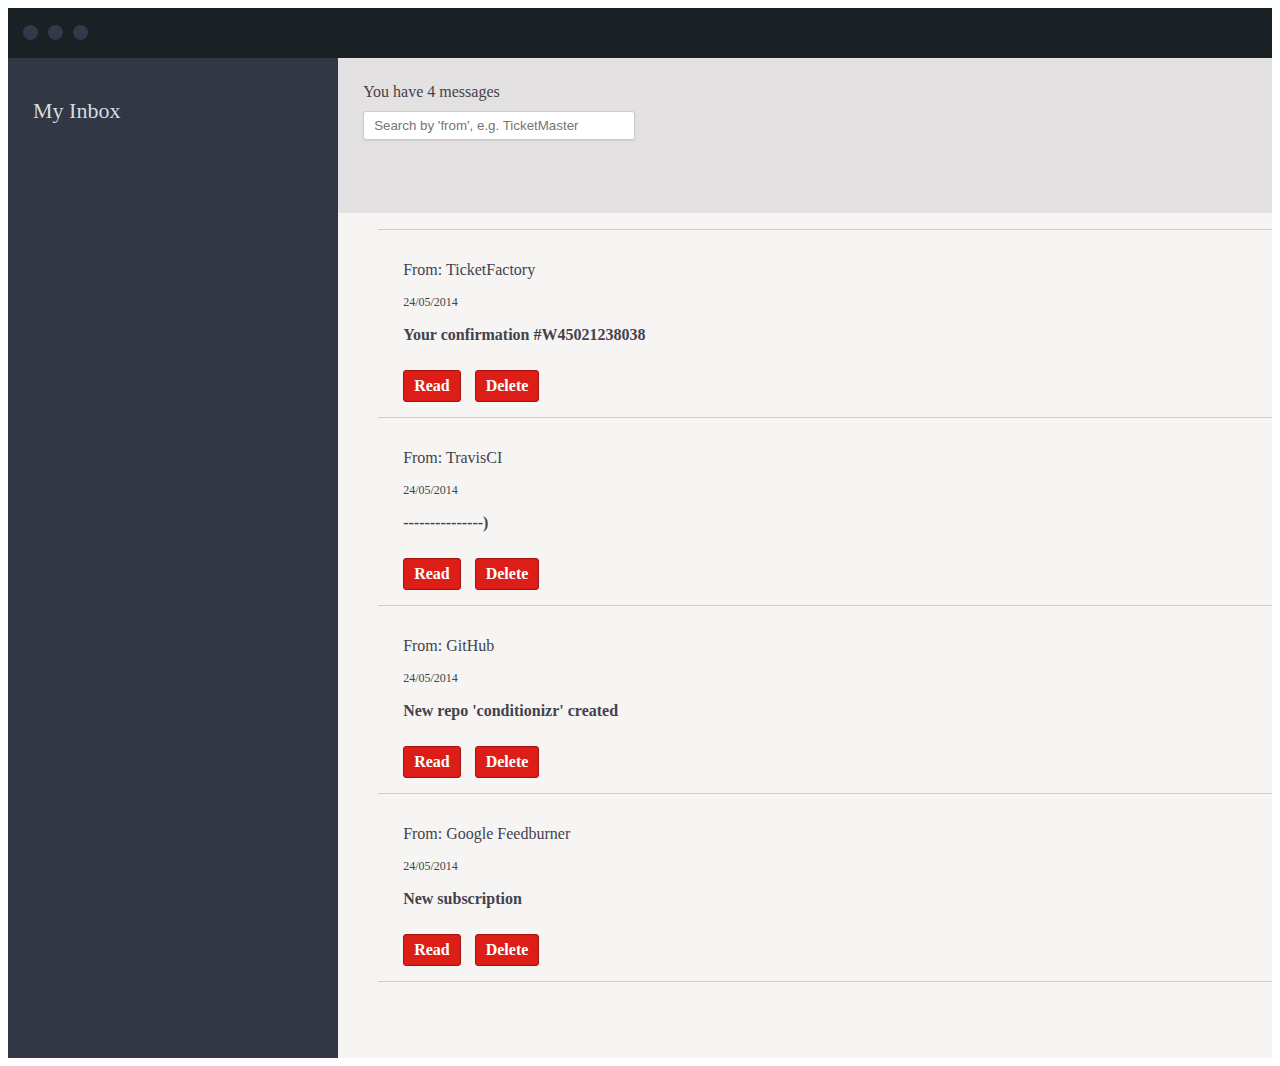
<file: email client/index.html>
<!doctype html>
<html ng-app="EmailApp">
  <head>
    <meta charset="utf-8">
    <title>Email Client</title>
    <link href="css/style.css" rel="stylesheet">
    <style>
    [ng\:cloak], [ng-cloak], [data-ng-cloak], [x-ng-cloak], .ng-cloak, .x-ng-cloak {
      display: none !important;
    }
    </style>
   
  </head>
  <body>
    <header class="header" role="banner">
     
    </header>

    <main class="main" role="main">
      <div ng-view class="flex"></div>
    </main>

    <!-- Vendor libraries -->
    <script src="lib/jquery-v1.11.1.js"></script>
    <script src="lib/angular-v1.2.22.js"></script>
    <script src="lib/angular-route-v1.2.22.js"></script>
    <script src="lib/angular-sanitize-v1.2.22.js"></script>
    <!-- Application Files -->
    <script src="js/app.js"></script>
    <script src="js/controllers/InboxCtrl.js"></script>
    <script src="js/controllers/EmailCtrl.js"></script>
    <script src="js/factories/InboxFactory.js"></script>
    <script src="js/factories/EmailFactory.js"></script>
    <script src="js/directives/InboxDrctv.js"></script>
    <script src="js/directives/EmailDrctv.js"></script>
  </body>
</html>
</file>
<file: email client/css/style.css>
ul,
ol {
  list-style: none;
}

/**
 * header
 */
.header {
  padding: 25px 0;
  background: #192124;
  margin: 0 0 10px;
  color: #D5DDE0;
  text-align: center;
  margin-bottom: 0;
}

.header::before {
  content: '';
  width: 15px;
  height: 15px;
  background-color: #333948;
  display: block;
  border-radius: 100%;
  box-shadow: 25px 0 0 #333948, 50px 0 0 #333948;
  margin-left: 15px;
  position: absolute;
  top: 25px;
}

@media screen and (max-width: 640px) {
  .header::before {
    display: none;
  }
}

.header p {
  font-size: 24px;
  font-weight: 200;
}

.header p a {
  text-decoration: none;
  color: #D5DDE0;
  border-bottom: 1px solid #D5DDE0;
}

.header__text {
  font-weight: 900;
}
.header__text img {
  width: 150px;
}

.module.inbox-view {
  background-color: #313744;
  color: #D5DDE0;
  left: 0;
  width: 30%;
  padding: 25px;
}

.module.inbox-view h1 {
  font-weight: 300;
  font-size: 22px;
}

.module.directive {
  background-color: #F6F5F3;
  color: #44424C;
  right: 0;
  width: 100%;
}

.module.directive .email {
  padding: 25px;
}

.flex {
  display: flex;
  align-items: stretch;
  min-height: 1000px;
}

/**
 * inbox
 */
.inbox {

}
.inbox__list {

}
.inbox__list li {
  border-top: 1px solid #ccc;
  padding: 15px 0;
}
.inbox__list li:last-child {
  border-bottom: 1px solid #ccc;
}
.inbox__count {
  margin: 0 0 10px 0;
}

.search-bar {
  background-color: #E3E1E2;
  height: 105px;
  padding: 25px;
}

.inbox__search {
  border: 1px solid #ccc;
  border-radius: 3px;
  padding: 6px 10px;
  margin: 0 0 10px 0;
  width: 250px;
  box-shadow: 0 1px 2px rgba(0,0,0,.1);
}
.inbox__search:focus {
  outline: 0;
  border-color: #aaa;
}

.inbox__list-info {
  display: inline-block;
  left: 0;
  width: 80%;
  padding-left: 25px;
}

.inbox__list-date {
  font-size: 12px;
  margin-bottom: 15px;
}

.inbox__list-actions {
  margin: 10px 0 0;
  display: inline-block;
  right: 0;
  margin-left: 25px;
}
.inbox__list-subject {
  font-weight: 900;
}
.inbox__list-actions a {
  margin: 0 10px 0 0;
  font-weight: 900;
  display: inline-block;
  text-decoration: none;
  border: 1px solid #a6120d;
  border-radius: 3px;
  padding: 6px 10px;
  color: #fff;
  background: #dd1d18;
}
.inbox__list-actions a:hover {
  background: #a6120d;
}

li.no-emails {
  padding: 25px;
}

/**
 * email
 */
.email {

}
.email__info {
  border-top: 1px solid #ccc;
  border-bottom: 1px solid #ccc;
  padding: 15px 0;
}
.email__content {
  margin: 15px 0;
}
.email__content p {
  margin: 0 0 10px;
}
.email__reply,
.email__response a,
.email__back {
  margin: 10px 10px 0 0;
  font-weight: 900;
  display: inline-block;
  text-decoration: none;
  border: 1px solid #a6120d;
  border-radius: 3px;
  padding: 6px 10px;
  color: #fff;
  background: #dd1d18;
}
.email__reply:hover,
.email__response a:hover,
.email__back:hover {
  background: #a6120d;
}
.email__response {
  margin: 0 0 25px;
}
.email__response-text {
  border: 1px solid #ccc;
  border-radius: 3px;
  padding: 6px 10px;
  color: #222;
  width: 100%;
  max-width: 100%;
  min-height: 100px;
  outline: 0;
}
.email__response-text:focus {
  border-color: #aaa;
}

@media screen and (max-width: 840px) {
  .module.inbox-view {
    display: none;
  }
}
</file>
